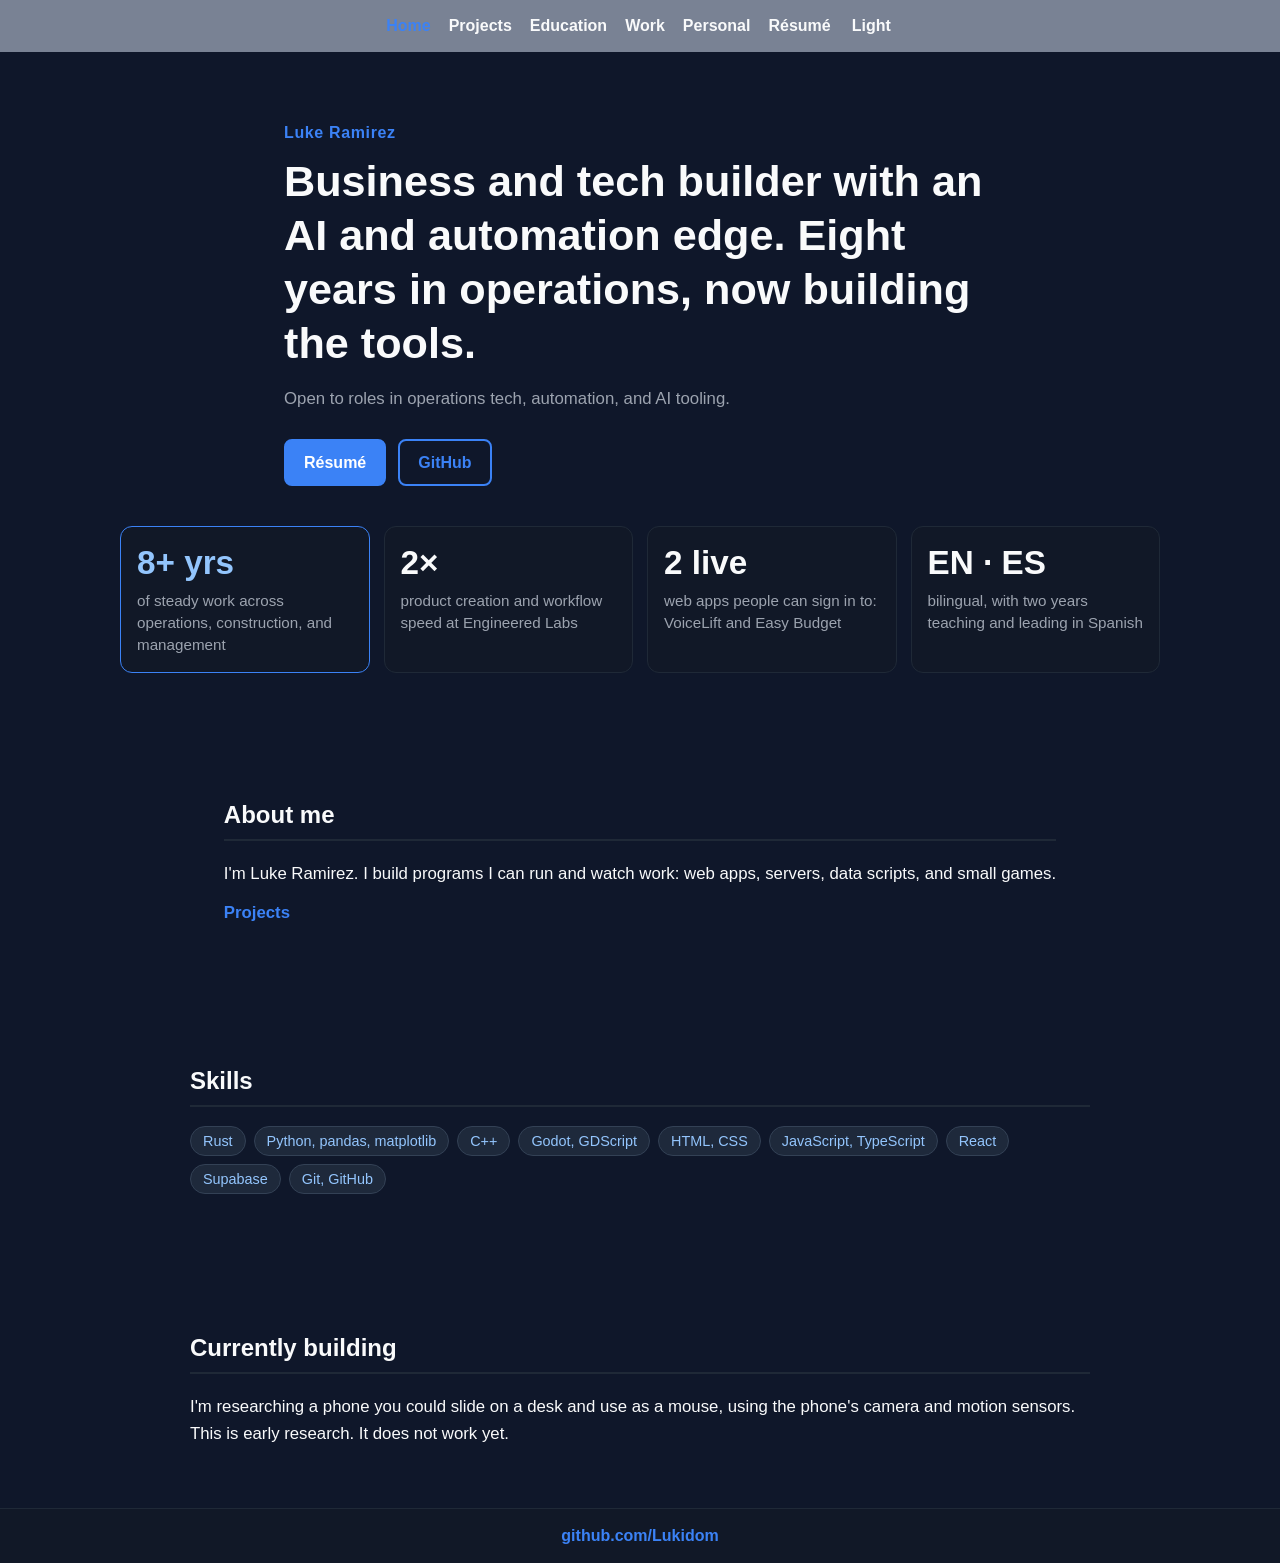
<file: index.html>
<!DOCTYPE html>
<html lang="en">
    <head>
        <meta charset="UTF-8">
        <meta name="viewport" content="width=device-width, initial-scale=1.0">
        <title>Luke Ramirez Portfolio</title>
        <link rel="stylesheet" href="style.css">
        <script>
            (function () {
                try {
                    if (localStorage.getItem("portfolio-theme") === "light") {
                        document.documentElement.setAttribute("data-theme", "light");
                    }
                } catch (error) {}
            })();
        </script>
    </head>
    <body>

        <nav class="navbar">
            <button class="nav-toggle" type="button" data-nav-toggle aria-expanded="false" aria-controls="site-nav" aria-label="Open menu">
                <span class="nav-toggle-bar"></span>
                <span class="nav-toggle-bar"></span>
                <span class="nav-toggle-bar"></span>
            </button>
            <div id="site-nav" class="nav-links">
                <a href="index.html" aria-current="page">Home</a>
                <a href="projects.html">Projects</a>
                <a href="education.html">Education</a>
                <a href="work.html">Work</a>
                <a href="personal.html">Personal</a>
                <a href="resume.pdf" target="_blank" rel="noopener noreferrer">Résumé</a>
                <button class="theme-toggle" type="button" data-theme-toggle aria-pressed="false" aria-label="Switch to light theme">Light</button>
            </div>
        </nav>

        <section class="hero">
            <p class="hero-name">Luke Ramirez</p>
            <h1>Business and tech builder with an AI and automation edge. Eight years in operations, now building the tools.</h1>
            <p class="hero-open">Open to roles in operations tech, automation, and AI tooling.</p>
            <div class="hero-actions">
                <a class="button button-primary" href="resume.pdf" target="_blank" rel="noopener noreferrer">Résumé</a>
                <a class="button button-secondary" href="https://github.com/Lukidom" target="_blank" rel="noopener noreferrer">GitHub</a>
            </div>
        </section>

        <section class="proof" aria-label="Proof">
            <ul class="proof-strip">
                <li class="proof-tile proof-tile-accent">
                    <p class="proof-number">8+ yrs</p>
                    <p class="proof-line">of steady work across operations, construction, and management</p>
                </li>
                <li class="proof-tile">
                    <p class="proof-number">2×</p>
                    <p class="proof-line">product creation and workflow speed at Engineered Labs</p>
                </li>
                <li class="proof-tile">
                    <p class="proof-number">2 live</p>
                    <p class="proof-line">web apps people can sign in to: VoiceLift and Easy Budget</p>
                </li>
                <li class="proof-tile">
                    <p class="proof-number">EN · ES</p>
                    <p class="proof-line">bilingual, with two years teaching and leading in Spanish</p>
                </li>
            </ul>
        </section>

        <section>
            <h2>About me</h2>
            <p class="plain-copy">I'm Luke Ramirez. I build programs I can run and watch work: web apps, servers, data scripts, and small games.</p>
            <p class="plain-copy"><a class="text-link" href="projects.html">Projects</a></p>
        </section>

        <section>
            <h2>Skills</h2>
            <ul class="skills">
                <li>Rust</li>
                <li>Python, pandas, matplotlib</li>
                <li>C++</li>
                <li>Godot, GDScript</li>
                <li>HTML, CSS</li>
                <li>JavaScript, TypeScript</li>
                <li>React</li>
                <li>Supabase</li>
                <li>Git, GitHub</li>
            </ul>
        </section>

        <section>
            <h2>Currently building</h2>
            <p class="plain-copy">I'm researching a phone you could slide on a desk and use as a mouse, using the phone's camera and motion sensors. This is early research. It does not work yet.</p>
        </section>

        <footer class="site-footer">
            <p><a href="https://github.com/Lukidom">github.com/Lukidom</a></p>
        </footer>
        <script src="site.js"></script>
    </body>
</html>
</file>
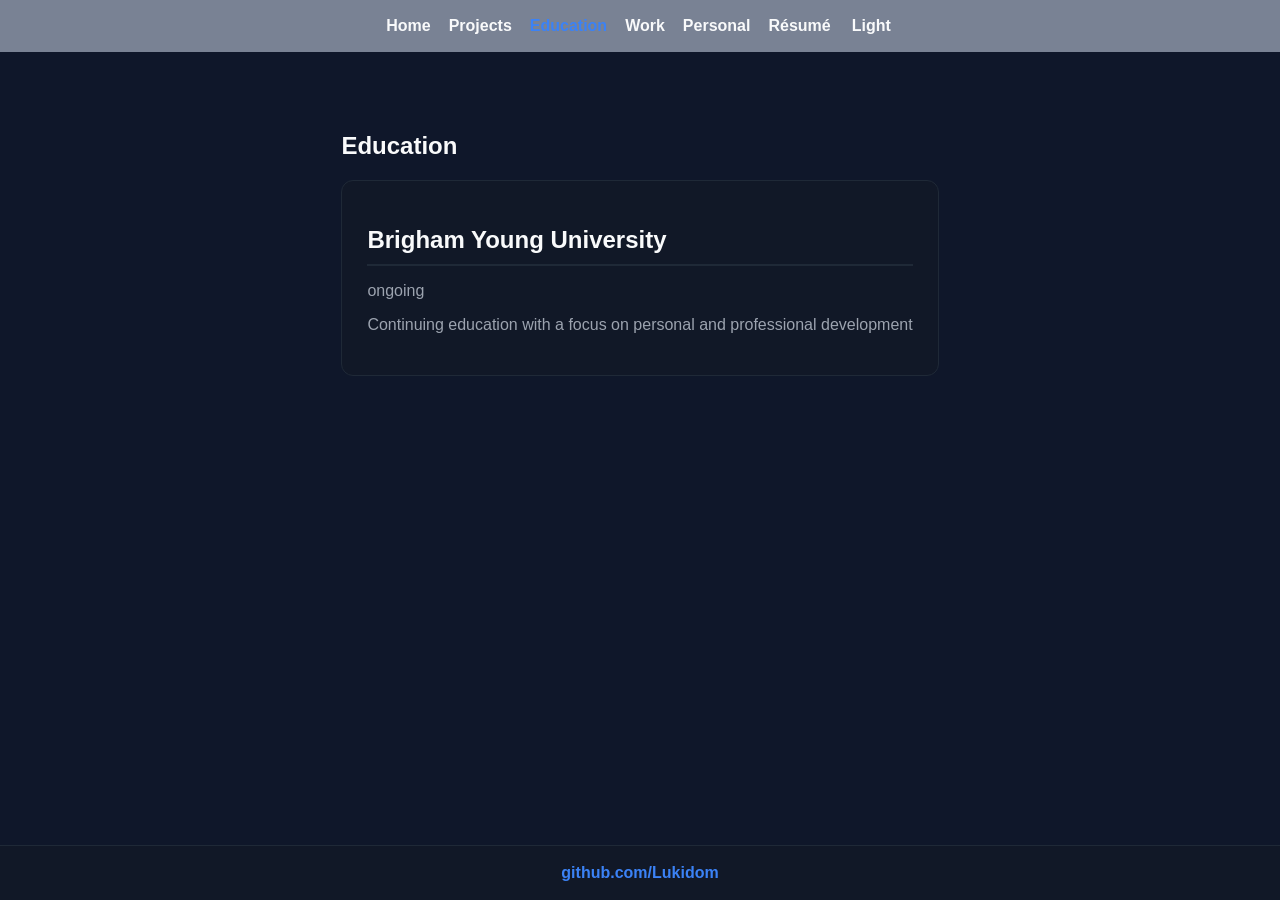
<file: education.html>
<!DOCTYPE html>
<html lang="en">
<head>
    <meta charset="UTF-8">
    <meta name="viewport" content="width=device-width, initial-scale=1.0">
    <link rel="stylesheet" href="style.css">
    <title>Education</title>
    <script>
        (function () {
            try {
                if (localStorage.getItem("portfolio-theme") === "light") {
                    document.documentElement.setAttribute("data-theme", "light");
                }
            } catch (error) {}
        })();
    </script>
</head>
<body>
    
    <nav class="navbar">
        <button class="nav-toggle" type="button" data-nav-toggle aria-expanded="false" aria-controls="site-nav" aria-label="Open menu">
            <span class="nav-toggle-bar"></span>
            <span class="nav-toggle-bar"></span>
            <span class="nav-toggle-bar"></span>
        </button>
        <div id="site-nav" class="nav-links">
            <a href="index.html">Home</a>
            <a href="projects.html">Projects</a>
            <a href="education.html" aria-current="page">Education</a>
            <a href="work.html">Work</a>
            <a href="personal.html">Personal</a>
            <a href="resume.pdf" target="_blank" rel="noopener noreferrer">Résumé</a>
            <button class="theme-toggle" type="button" data-theme-toggle aria-pressed="false" aria-label="Switch to light theme">Light</button>
        </div>
    </nav>

    <section>
        <h1>Education</h1>

        <div class="edu-item">
            <h2> Brigham Young University</h2>
            <p> ongoing</p>
            <p>Continuing education with a focus on personal and professional development</p>
        </div>

    </section>

    <footer class="site-footer">
        <p><a href="https://github.com/Lukidom">github.com/Lukidom</a></p>
    </footer>
    <script src="site.js"></script>
</body>
</html>
</file>
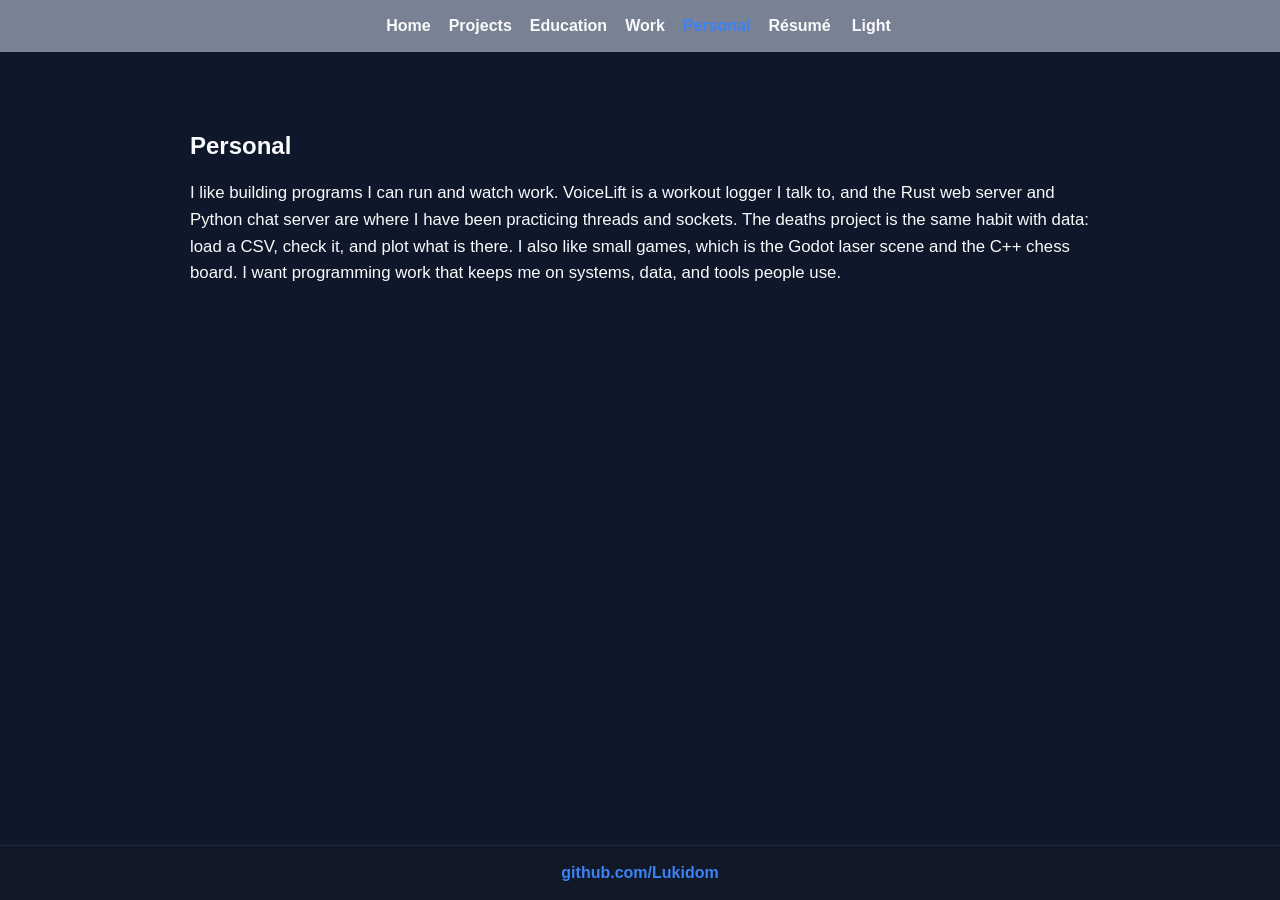
<file: personal.html>
<!DOCTYPE html>
<html lang="en">
<head>
    <meta charset="UTF-8">
    <meta name="viewport" content="width=device-width, initial-scale=1.0">
    <link rel="stylesheet" href="style.css">

    <title>Personal</title>
    <script>
        (function () {
            try {
                if (localStorage.getItem("portfolio-theme") === "light") {
                    document.documentElement.setAttribute("data-theme", "light");
                }
            } catch (error) {}
        })();
    </script>
</head>
<body>
    <nav class="navbar">
        <button class="nav-toggle" type="button" data-nav-toggle aria-expanded="false" aria-controls="site-nav" aria-label="Open menu">
            <span class="nav-toggle-bar"></span>
            <span class="nav-toggle-bar"></span>
            <span class="nav-toggle-bar"></span>
        </button>
        <div id="site-nav" class="nav-links">
            <a href="index.html">Home</a>
            <a href="projects.html">Projects</a>
            <a href="education.html">Education</a>
            <a href="work.html">Work</a>
            <a href="personal.html" aria-current="page">Personal</a>
            <a href="resume.pdf" target="_blank" rel="noopener noreferrer">Résumé</a>
            <button class="theme-toggle" type="button" data-theme-toggle aria-pressed="false" aria-label="Switch to light theme">Light</button>
        </div>
    </nav>

    <section>
        <h1>Personal</h1>
        <p class="personal-copy">I like building programs I can run and watch work. VoiceLift is a workout logger I talk to, and the Rust web server and Python chat server are where I have been practicing threads and sockets. The deaths project is the same habit with data: load a CSV, check it, and plot what is there. I also like small games, which is the Godot laser scene and the C++ chess board. I want programming work that keeps me on systems, data, and tools people use.</p>
    </section>

    <footer class="site-footer">
        <p><a href="https://github.com/Lukidom">github.com/Lukidom</a></p>
    </footer>
    <script src="site.js"></script>
</body>
</html>
</file>
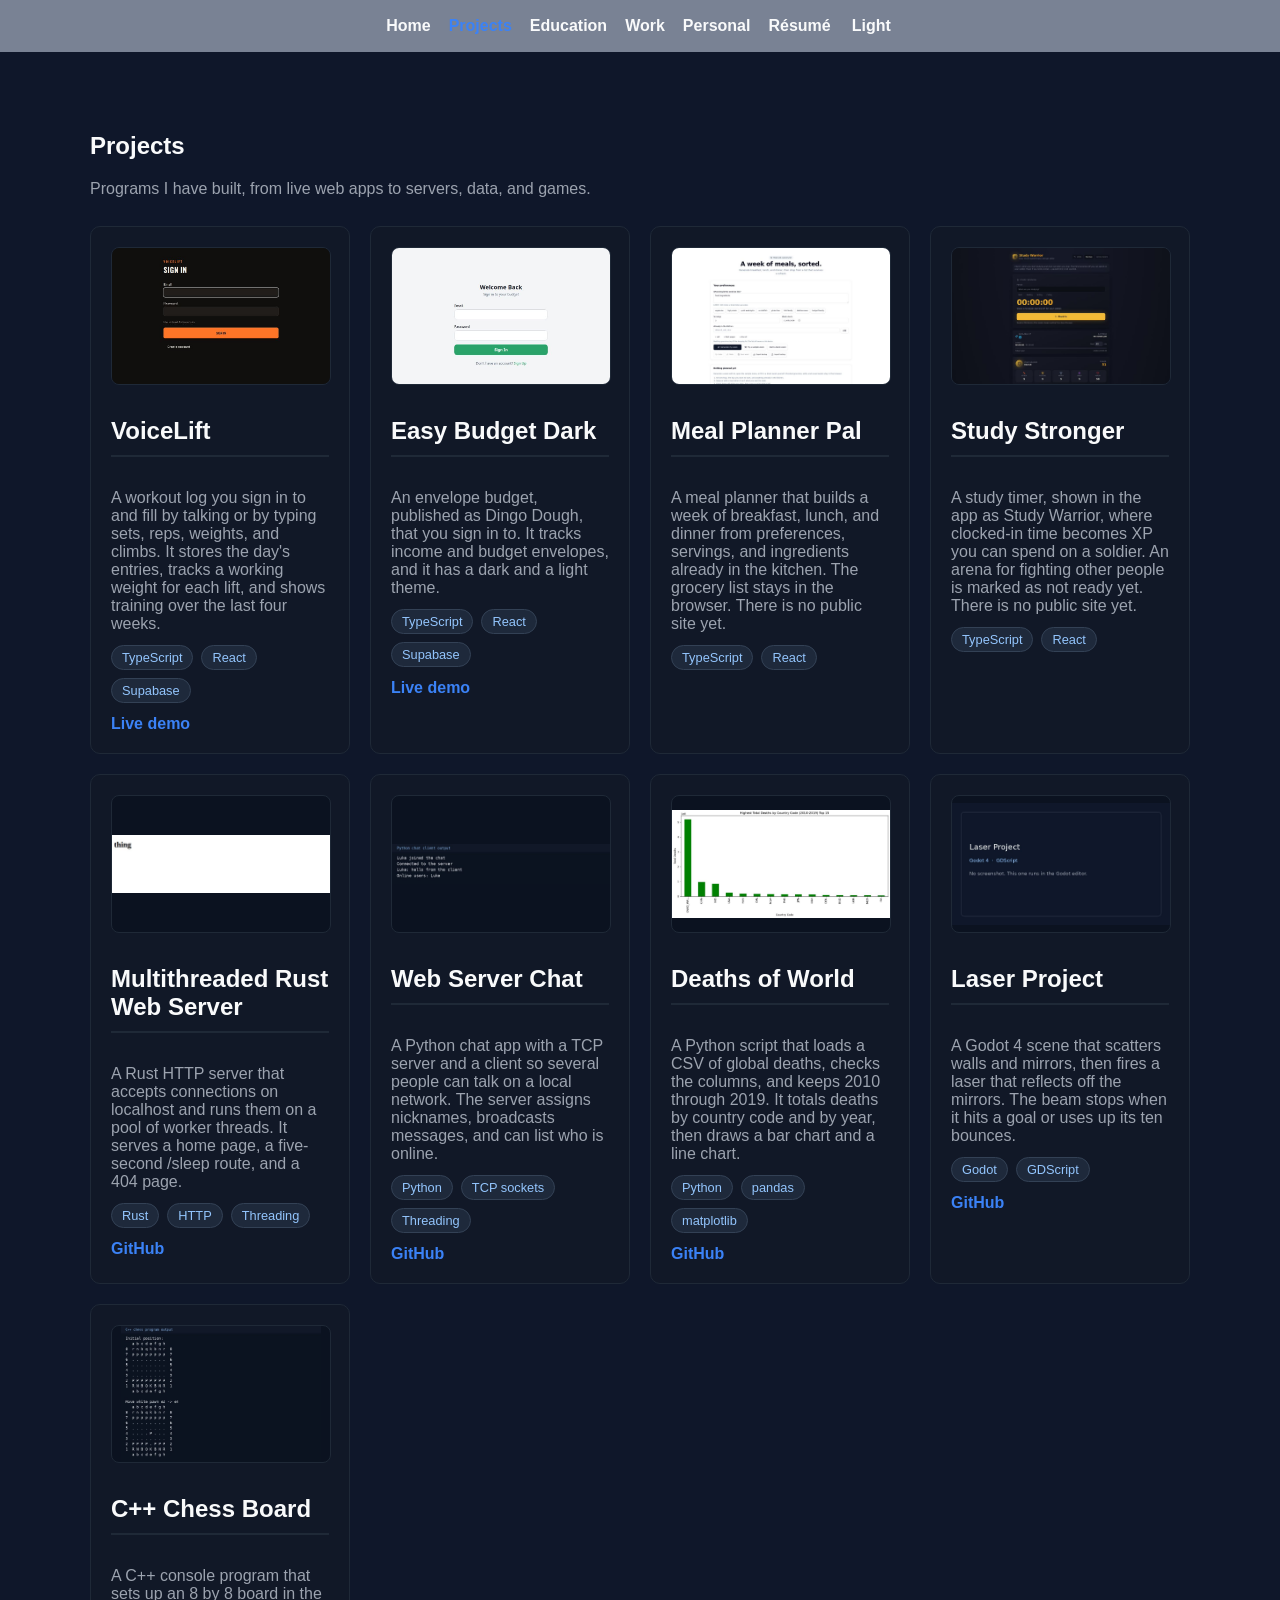
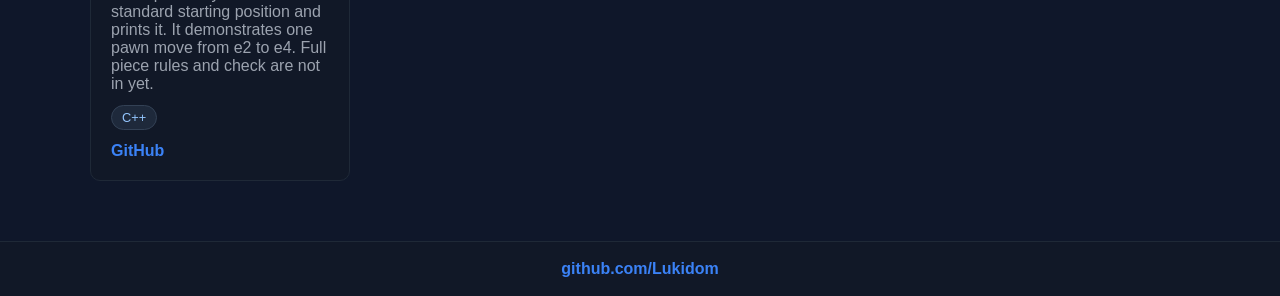
<file: projects.html>
<!DOCTYPE html>
<html lang="en">
    <head>
        <meta charset="UTF-8">
        <meta name="viewport" content="width=device-width, initial-scale=1.0">
        <title>Projects</title>
        <link rel="stylesheet" href="style.css">
        <script>
            (function () {
                try {
                    if (localStorage.getItem("portfolio-theme") === "light") {
                        document.documentElement.setAttribute("data-theme", "light");
                    }
                } catch (error) {}
            })();
        </script>
    </head>
    <body>

        <nav class="navbar">
            <button class="nav-toggle" type="button" data-nav-toggle aria-expanded="false" aria-controls="site-nav" aria-label="Open menu">
                <span class="nav-toggle-bar"></span>
                <span class="nav-toggle-bar"></span>
                <span class="nav-toggle-bar"></span>
            </button>
            <div id="site-nav" class="nav-links">
                <a href="index.html">Home</a>
                <a href="projects.html" aria-current="page">Projects</a>
                <a href="education.html">Education</a>
                <a href="work.html">Work</a>
                <a href="personal.html">Personal</a>
                <a href="resume.pdf" target="_blank" rel="noopener noreferrer">Résumé</a>
                <button class="theme-toggle" type="button" data-theme-toggle aria-pressed="false" aria-label="Switch to light theme">Light</button>
            </div>
        </nav>

        <section class="projects-section">
            <h1>Projects</h1>
            <p class="section-lead">Programs I have built, from live web apps to servers, data, and games.</p>

            <div class="project-grid">
                <article class="project">
                    <img class="project-shot" src="images/projects/voicelift.jpg" alt="VoiceLift sign-in screen">
                    <h2>VoiceLift</h2>
                    <p>A workout log you sign in to and fill by talking or by typing sets, reps, weights, and climbs. It stores the day's entries, tracks a working weight for each lift, and shows training over the last four weeks.</p>
                    <div class="project-tags">
                        <span>TypeScript</span>
                        <span>React</span>
                        <span>Supabase</span>
                    </div>
                    <p class="project-links">
                        <a href="https://speak-set-log.lovable.app/" target="_blank" rel="noopener noreferrer">Live demo</a>
                    </p>
                </article>

                <article class="project">
                    <img class="project-shot" src="images/projects/budget.jpg" alt="Dingo Dough sign-in screen for Easy Budget Dark">
                    <h2>Easy Budget Dark</h2>
                    <p>An envelope budget, published as Dingo Dough, that you sign in to. It tracks income and budget envelopes, and it has a dark and a light theme.</p>
                    <div class="project-tags">
                        <span>TypeScript</span>
                        <span>React</span>
                        <span>Supabase</span>
                    </div>
                    <p class="project-links">
                        <a href="https://dingo-dough.lovable.app/" target="_blank" rel="noopener noreferrer">Live demo</a>
                    </p>
                </article>

                <article class="project">
                    <img class="project-shot" src="images/projects/meal-planner.jpg" alt="Meal Planner Pal screen for setting a week of meals and a grocery list">
                    <h2>Meal Planner Pal</h2>
                    <p>A meal planner that builds a week of breakfast, lunch, and dinner from preferences, servings, and ingredients already in the kitchen. The grocery list stays in the browser. There is no public site yet.</p>
                    <div class="project-tags">
                        <span>TypeScript</span>
                        <span>React</span>
                    </div>
                </article>

                <article class="project">
                    <img class="project-shot" src="images/projects/study-stronger.jpg" alt="Study Stronger timer, shown in the app as Study Warrior">
                    <h2>Study Stronger</h2>
                    <p>A study timer, shown in the app as Study Warrior, where clocked-in time becomes XP you can spend on a soldier. An arena for fighting other people is marked as not ready yet. There is no public site yet.</p>
                    <div class="project-tags">
                        <span>TypeScript</span>
                        <span>React</span>
                    </div>
                </article>

                <article class="project">
                    <img class="project-shot is-output" src="images/projects/rust-server.jpg" alt="Page served by the Rust web server. The only heading is thing.">
                    <h2>Multithreaded Rust Web Server</h2>
                    <p>A Rust HTTP server that accepts connections on localhost and runs them on a pool of worker threads. It serves a home page, a five-second /sleep route, and a 404 page.</p>
                    <div class="project-tags">
                        <span>Rust</span>
                        <span>HTTP</span>
                        <span>Threading</span>
                    </div>
                    <p class="project-links">
                        <a href="https://github.com/Lukidom/Server_Rust_Project" target="_blank" rel="noopener noreferrer">GitHub</a>
                    </p>
                </article>

                <article class="project">
                    <img class="project-shot is-output" src="images/projects/chat.jpg" alt="Output from a Python chat client after joining and asking who is online">
                    <h2>Web Server Chat</h2>
                    <p>A Python chat app with a TCP server and a client so several people can talk on a local network. The server assigns nicknames, broadcasts messages, and can list who is online.</p>
                    <div class="project-tags">
                        <span>Python</span>
                        <span>TCP sockets</span>
                        <span>Threading</span>
                    </div>
                    <p class="project-links">
                        <a href="https://github.com/Lukidom/Project_Chat_Box" target="_blank" rel="noopener noreferrer">GitHub</a>
                    </p>
                </article>

                <article class="project">
                    <img class="project-shot is-output" src="images/projects/deaths.jpg" alt="Bar chart from the deaths script: total deaths by country code, 2010 to 2019">
                    <h2>Deaths of World</h2>
                    <p>A Python script that loads a CSV of global deaths, checks the columns, and keeps 2010 through 2019. It totals deaths by country code and by year, then draws a bar chart and a line chart.</p>
                    <div class="project-tags">
                        <span>Python</span>
                        <span>pandas</span>
                        <span>matplotlib</span>
                    </div>
                    <p class="project-links">
                        <a href="https://github.com/Lukidom/Project_World_Deaths" target="_blank" rel="noopener noreferrer">GitHub</a>
                    </p>
                </article>

                <article class="project">
                    <img class="project-shot is-output" src="images/projects/laser.jpg" alt="Placeholder card. There is no screenshot of the Godot laser project.">
                    <h2>Laser Project</h2>
                    <p>A Godot 4 scene that scatters walls and mirrors, then fires a laser that reflects off the mirrors. The beam stops when it hits a goal or uses up its ten bounces.</p>
                    <div class="project-tags">
                        <span>Godot</span>
                        <span>GDScript</span>
                    </div>
                    <p class="project-links">
                        <a href="https://github.com/Lukidom/Godot-project" target="_blank" rel="noopener noreferrer">GitHub</a>
                    </p>
                </article>

                <article class="project">
                    <img class="project-shot is-output" src="images/projects/chess.jpg" alt="Console output of the C++ chess board after moving a pawn from e2 to e4">
                    <h2>C++ Chess Board</h2>
                    <p>A C++ console program that sets up an 8 by 8 board in the standard starting position and prints it. It demonstrates one pawn move from e2 to e4. Full piece rules and check are not in yet.</p>
                    <div class="project-tags">
                        <span>C++</span>
                    </div>
                    <p class="project-links">
                        <a href="https://github.com/Lukidom/C--CHESS" target="_blank" rel="noopener noreferrer">GitHub</a>
                    </p>
                </article>
            </div>
        </section>

        <footer class="site-footer">
            <p><a href="https://github.com/Lukidom">github.com/Lukidom</a></p>
        </footer>
        <script src="site.js"></script>
    </body>
</html>
</file>
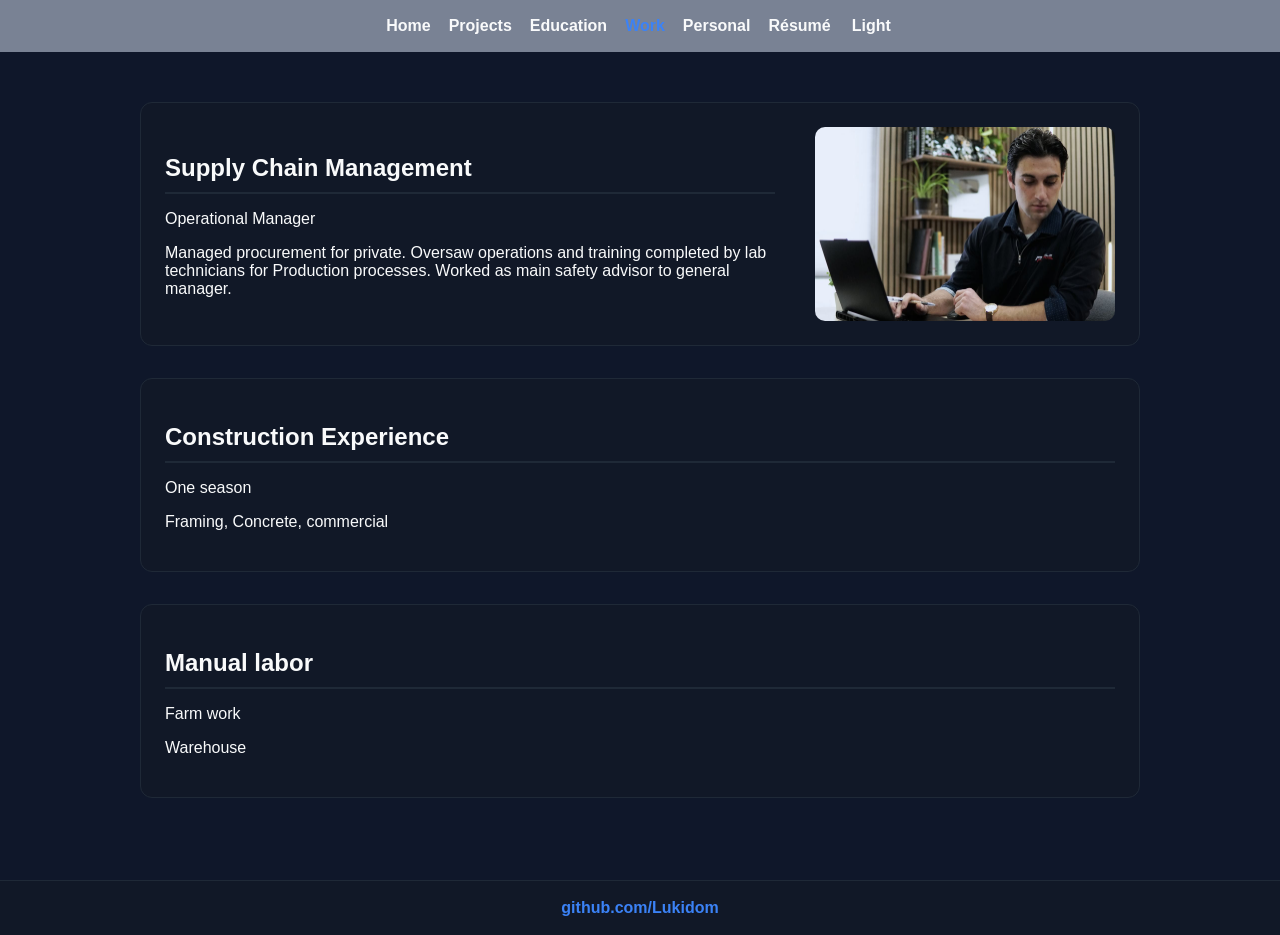
<file: work.html>
<!DOCTYPE html>
<html lang="en">
<head>
    <meta charset="UTF-8">
    <meta name="viewport" content="width=device-width, initial-scale=1.0">
    <title>Work</title>
    <link rel="stylesheet" href="style.css">
    <script>
        (function () {
            try {
                if (localStorage.getItem("portfolio-theme") === "light") {
                    document.documentElement.setAttribute("data-theme", "light");
                }
            } catch (error) {}
        })();
    </script>
</head>
<body>

    <nav class="navbar">
        <button class="nav-toggle" type="button" data-nav-toggle aria-expanded="false" aria-controls="site-nav" aria-label="Open menu">
            <span class="nav-toggle-bar"></span>
            <span class="nav-toggle-bar"></span>
            <span class="nav-toggle-bar"></span>
        </button>
        <div id="site-nav" class="nav-links">
            <a href="index.html">Home</a>
            <a href="projects.html">Projects</a>
            <a href="education.html">Education</a>
            <a href="work.html" aria-current="page">Work</a>
            <a href="personal.html">Personal</a>
            <a href="resume.pdf" target="_blank" rel="noopener noreferrer">Résumé</a>
            <button class="theme-toggle" type="button" data-theme-toggle aria-pressed="false" aria-label="Switch to light theme">Light</button>
        </div>
    </nav>

    <section class="work-section">
        <div class="work-item">
            <div class="work-text">
                <h2>Supply Chain Management</h2>
                <p>Operational Manager</p>
                <p>Managed procurement for private.
                    Oversaw operations and training completed by lab technicians for Production processes.
                    Worked as main safety advisor to general manager.
                </p>
            </div>
            <img src="images/DSC00292.jpg" alt="Luke Ramirez working on a laptop at a desk">
        </div>

        <div class="work-item">
            <div class="work-text">
                <h2>Construction Experience</h2>
                <p>One season</p>
                <p>Framing, Concrete, commercial</p>
            </div>
        </div>

        <div class="work-item">
            <div class="work-text">
                <h2>Manual labor</h2>
                <p>Farm work</p>
                <p>Warehouse</p>
            </div>
        </div>
    </section>

    <footer class="site-footer">
        <p><a href="https://github.com/Lukidom">github.com/Lukidom</a></p>
    </footer>
    <script src="site.js"></script>
</body>
</html>
</file>
<file: style.css>
:root {
    --bg: #0f172a;
    --text: #f9fafb;
    --muted: #9ca3af;
    --card: #111827;
    --border: #1f2937;
    --accent: #3b82f6;
    --accent-soft: #93c5fd;
    --tag-bg: #1e293b;
    --tag-border: #334155;
    --nav-bg: #798294;
    --nav-text: #f9fafb;
    --overlay: rgba(15, 23, 42, 0.85);
    --hero-sub: #3b82f6;
}

html[data-theme="light"] {
    --bg: #f8fafc;
    --text: #0f172a;
    --muted: #475569;
    --card: #ffffff;
    --border: #dbe3ee;
    --accent: #1d4ed8;
    --accent-soft: #1e40af;
    --tag-bg: #e2e8f0;
    --tag-border: #cbd5e1;
    --nav-bg: #e2e8f0;
    --nav-text: #0f172a;
    --overlay: rgba(248, 250, 252, 0.88);
    --hero-sub: #1d4ed8;
}

body {
    margin: 0;
    min-height: 100vh;
    display: flex;
    flex-direction: column;
    font-family: Arial, sans-serif;
    background-color: var(--bg);
    color: var(--text);
}

/* HERO SECTION */
.hero {
    max-width: 760px;
    width: 100%;
    margin: 0 auto;
    box-sizing: border-box;
    padding: 72px 24px 36px;
    text-align: left;
}

.hero-name {
    margin: 0 0 12px;
    color: var(--accent);
    font-weight: bold;
    letter-spacing: 0.04em;
}

.hero h1 {
    font-size: clamp(1.85rem, 4.6vw, 2.7rem);
    line-height: 1.25;
    font-weight: 700;
    margin: 0 0 16px;
}

.hero-open {
    color: var(--muted);
    font-size: 1.05rem;
    line-height: 1.5;
    margin: 0 0 28px;
}

.hero-actions {
    display: flex;
    flex-wrap: wrap;
    gap: 12px;
}

.button {
    display: inline-block;
    padding: 12px 18px;
    border-radius: 8px;
    border: 2px solid var(--accent);
    font-weight: bold;
    text-decoration: none;
    line-height: 1.2;
}

.button-primary {
    background: var(--accent);
    color: #ffffff;
}

.button-secondary {
    background: transparent;
    color: var(--accent);
}

.button-primary:hover {
    filter: brightness(1.08);
}

.button-secondary:hover {
    background: var(--tag-bg);
}

.proof {
    max-width: 1040px;
    padding-top: 4px;
    padding-bottom: 48px;
}

.proof-strip {
    display: grid;
    grid-template-columns: repeat(4, minmax(0, 1fr));
    gap: 14px;
    margin: 0;
}

.proof-tile {
    margin: 0;
    background: var(--card);
    border: 1px solid var(--border);
    border-radius: 12px;
    padding: 18px 16px 16px;
}

.proof-tile-accent {
    border-color: var(--accent);
}

.proof-number {
    margin: 0 0 8px;
    color: var(--text);
    font-size: clamp(1.75rem, 2.6vw, 2.15rem);
    font-weight: 700;
    line-height: 1.1;
}

.proof-tile-accent .proof-number {
    color: var(--accent-soft);
}

.proof-line {
    margin: 0;
    color: var(--muted);
    font-size: 0.95rem;
    line-height: 1.45;
}

@media (max-width: 980px) {
    .proof-strip {
        grid-template-columns: repeat(2, minmax(0, 1fr));
    }
}

/* SECTIONS */
section {
    padding: 60px 20px;
    max-width: 900px;
    margin-left: auto;
    margin-right: auto;
}

.personal-copy,
.plain-copy {
    color: var(--text);
    line-height: 1.6;
    font-size: 1.05rem;
    margin: 0;
}

.plain-copy + .plain-copy {
    margin-top: 12px;
}

h2 {
    border-bottom: 2px solid var(--border);
    padding-bottom: 10px;
}

.skills {
    display: flex;
    flex-wrap: wrap;
    gap: 8px;
    margin: 0;
}

.skills li {
    margin: 0;
    background: var(--tag-bg);
    color: var(--accent-soft);
    border: 1px solid var(--tag-border);
    border-radius: 999px;
    padding: 6px 12px;
    font-size: 0.9rem;
}

/* PROJECT CARD */
.projects-section {
    max-width: 1100px;
}

.section-lead {
    color: var(--muted);
    margin-bottom: 28px;
}

.project-grid {
    display: grid;
    grid-template-columns: repeat(auto-fit, minmax(260px, 1fr));
    gap: 20px;
}

.project {
    background: var(--card);
    padding: 20px;
    margin-top: 0;
    border-radius: 10px;
    border: 1px solid var(--border);
    display: flex;
    flex-direction: column;
    gap: 12px;
    transition: transform 0.2s ease, border 0.2s ease;
}

.project:hover {
    transform: translateY(-5px);
    border-color: var(--accent);
}

.project p {
    color: var(--muted);
    margin: 0;
}

.project-shot {
    width: 100%;
    aspect-ratio: 16 / 10;
    object-fit: cover;
    object-position: top center;
    border-radius: 8px;
    background: var(--bg);
    border: 1px solid var(--border);
}

.project-shot.is-output {
    object-fit: contain;
    object-position: center;
    background: #0b1220;
}

html[data-theme="light"] .project-shot.is-output {
    background: #f8fafc;
}

.project-tags {
    display: flex;
    flex-wrap: wrap;
    gap: 8px;
}

.project-tags span {
    background: var(--tag-bg);
    color: var(--accent-soft);
    border: 1px solid var(--tag-border);
    border-radius: 999px;
    padding: 4px 10px;
    font-size: 0.8rem;
}

.project-links {
    margin-top: auto;
    display: flex;
    flex-wrap: wrap;
    gap: 12px 16px;
}

.project-links a,
.text-link {
    color: var(--accent);
    font-weight: bold;
    text-decoration: none;
}

.project-links a:hover,
.text-link:hover {
    text-decoration: underline;
}

/* LISTS */
ul {
    list-style: none;
    padding: 0;
}

li {
    margin: 10px 0;
    color: var(--muted);
}

.navbar {
    background: var(--nav-bg);
    padding: 12px 10px;
    display: flex;
    flex-wrap: wrap;
    justify-content: center;
    align-items: center;
    gap: 8px 18px;
}

.nav-links {
    display: flex;
    flex-wrap: wrap;
    justify-content: center;
    align-items: center;
    gap: 8px 18px;
}

.navbar a {
    color: var(--nav-text);
    margin: 0;
    text-decoration: none;
    font-weight: bold;
}

.navbar a:hover,
.navbar a[aria-current="page"] {
    color: var(--accent);
}

.nav-toggle {
    display: none;
    flex-direction: column;
    justify-content: center;
    gap: 5px;
    width: 42px;
    height: 42px;
    padding: 8px;
    border: 0;
    border-radius: 8px;
    background: transparent;
    cursor: pointer;
}

.nav-toggle-bar {
    display: block;
    height: 2px;
    width: 100%;
    background: var(--nav-text);
}

.theme-toggle {
    background: transparent;
    border: 1px solid transparent;
    border-radius: 8px;
    color: var(--nav-text);
    font: inherit;
    font-weight: bold;
    cursor: pointer;
    padding: 4px 2px;
}

.theme-toggle:hover {
    color: var(--accent);
}

.nav-toggle:focus-visible,
.theme-toggle:focus-visible,
.navbar a:focus-visible,
.button:focus-visible,
.text-link:focus-visible,
.project-links a:focus-visible,
.site-footer a:focus-visible {
    outline: 2px solid var(--accent);
    outline-offset: 3px;
}

.work-section {
    max-width: 1000px;
    margin-left: auto;
    margin-right: auto;
    padding: 50px 20px;
}

.work-item {
    display: flex;
    align-items: center;
    justify-content: space-between;
    margin-bottom: 32px;
    gap: 40px;
    background: var(--card);
    padding: 24px;
    border-radius: 12px;
    border: 1px solid var(--border);
}

.work-item.reverse {
    flex-direction: row-reverse;
}

.work-text {
    flex: 1;
}

.work-text h2 {
    margin-bottom: 10px;
}

.work-item img {
    width: 300px;
    max-width: 100%;
    height: auto;
    border-radius: 10px;
    flex-shrink: 0;
}

@media (max-width: 700px) {
    .navbar {
        justify-content: flex-end;
    }

    .nav-toggle {
        display: inline-flex;
    }

    .nav-links {
        display: none;
        width: 100%;
        flex-direction: column;
        align-items: stretch;
        gap: 4px;
    }

    .nav-links.is-open {
        display: flex;
    }

    .nav-links a,
    .theme-toggle {
        padding: 12px 8px;
        text-align: center;
    }

    .work-item,
    .work-item.reverse {
        flex-direction: column;
        align-items: stretch;
        gap: 20px;
    }

    .work-item img {
        width: 100%;
        max-width: 480px;
    }

    .hero {
        padding: 40px 16px 16px;
    }

    .proof {
        padding-top: 0;
        padding-bottom: 32px;
    }

    .proof-strip {
        grid-template-columns: 1fr;
    }

    .hero-actions {
        flex-direction: column;
        align-items: stretch;
    }

    .button {
        text-align: center;
    }

    section {
        padding: 40px 16px;
    }
}

.education-section {
    max-width: 900px;
    margin-left: auto;
    margin-right: auto;
    padding: 60px 20px;
}

.site-footer {
    margin-top: auto;
    padding: 18px 16px;
    text-align: center;
    background: var(--card);
    border-top: 1px solid var(--border);
    color: var(--muted);
}

.site-footer p {
    margin: 0;
}

.site-footer a {
    color: var(--accent);
    font-weight: bold;
    text-decoration: none;
}

.site-footer a:hover {
    text-decoration: underline;
}

.education-section h1 {
    text-align: center;
    margin-bottom: 40px;
}

.edu-item {
    background: var(--card);
    padding: 25px;
    margin-bottom: 25px;
    border-radius: 12px;
    border: 1px solid var(--border);
    transition: transform 0.2s ease, border 0.2s ease;
}

.edu-item:hover {
    transform: translateY(-5px);
    border-color: var(--accent);
}

.edu-item h2 {
    margin-bottom: 10px;
}

.edu-item p {
    color: var(--muted);
}
</file>
